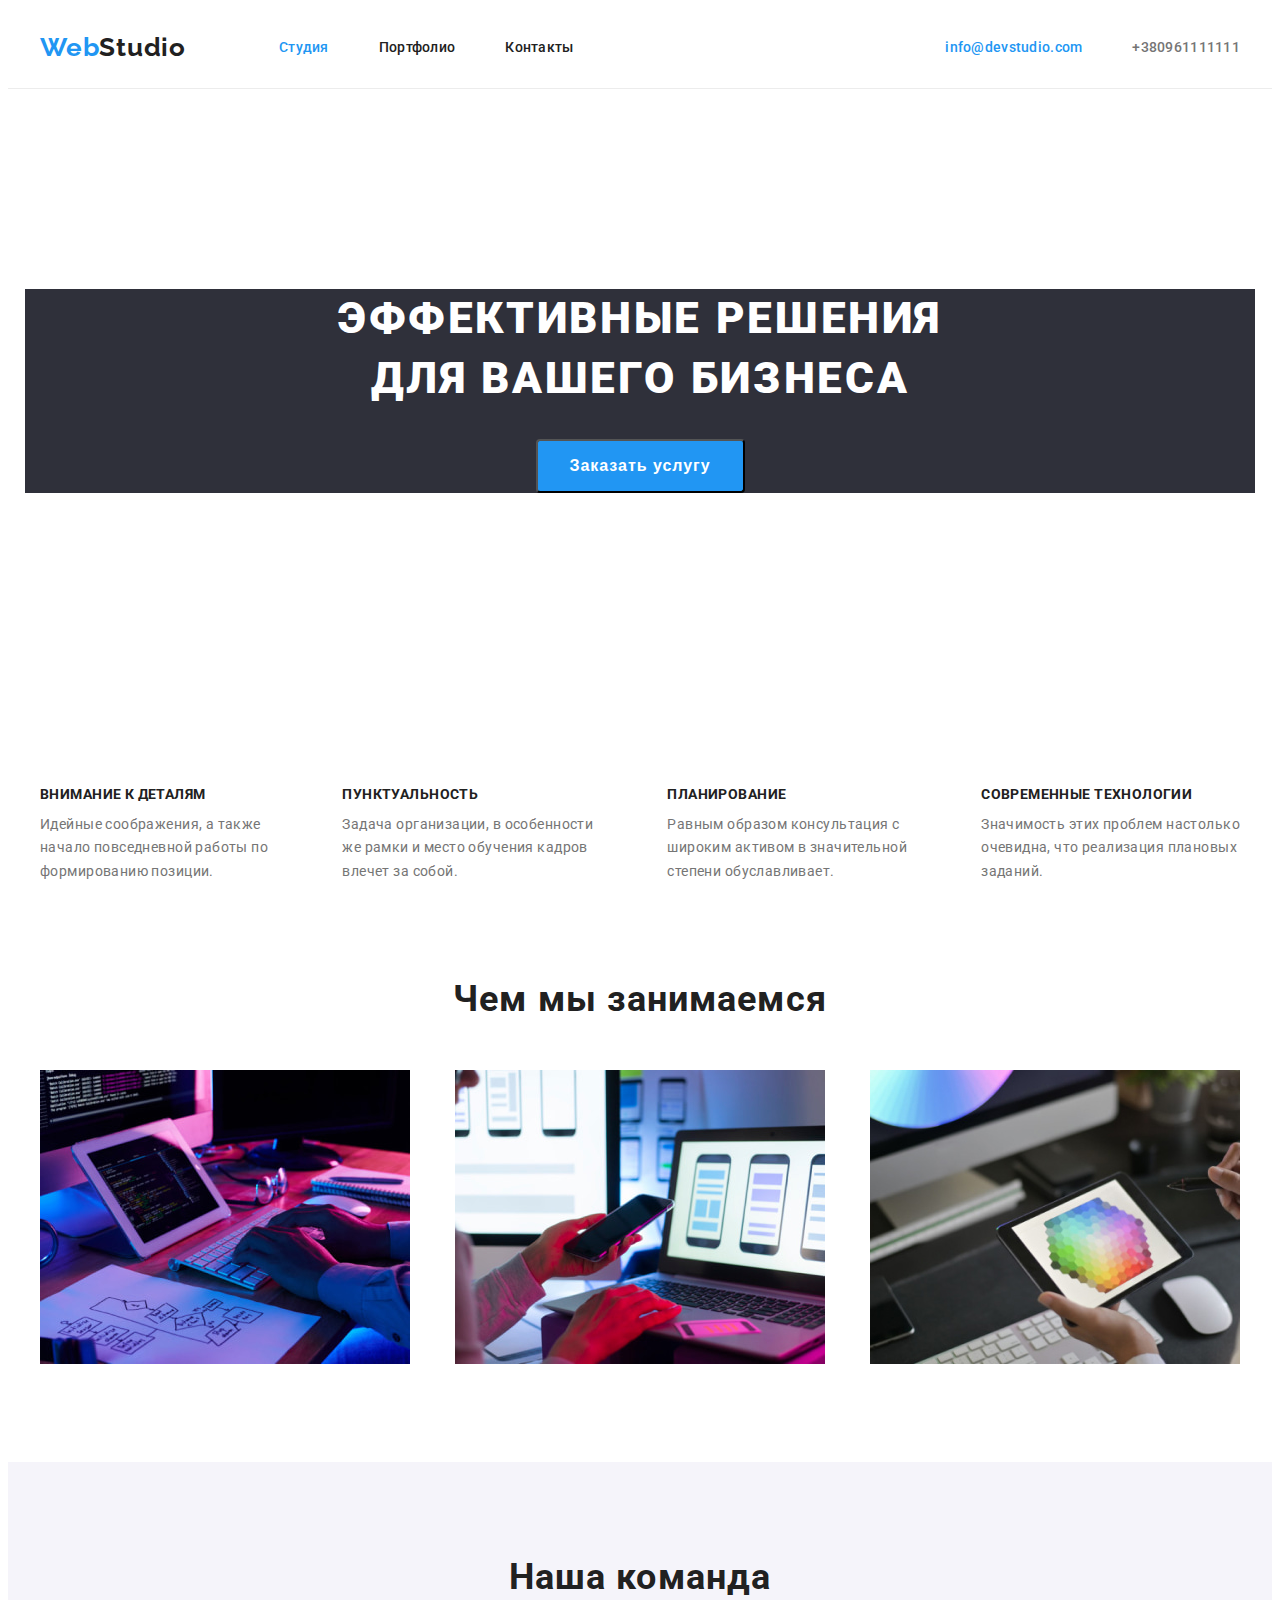
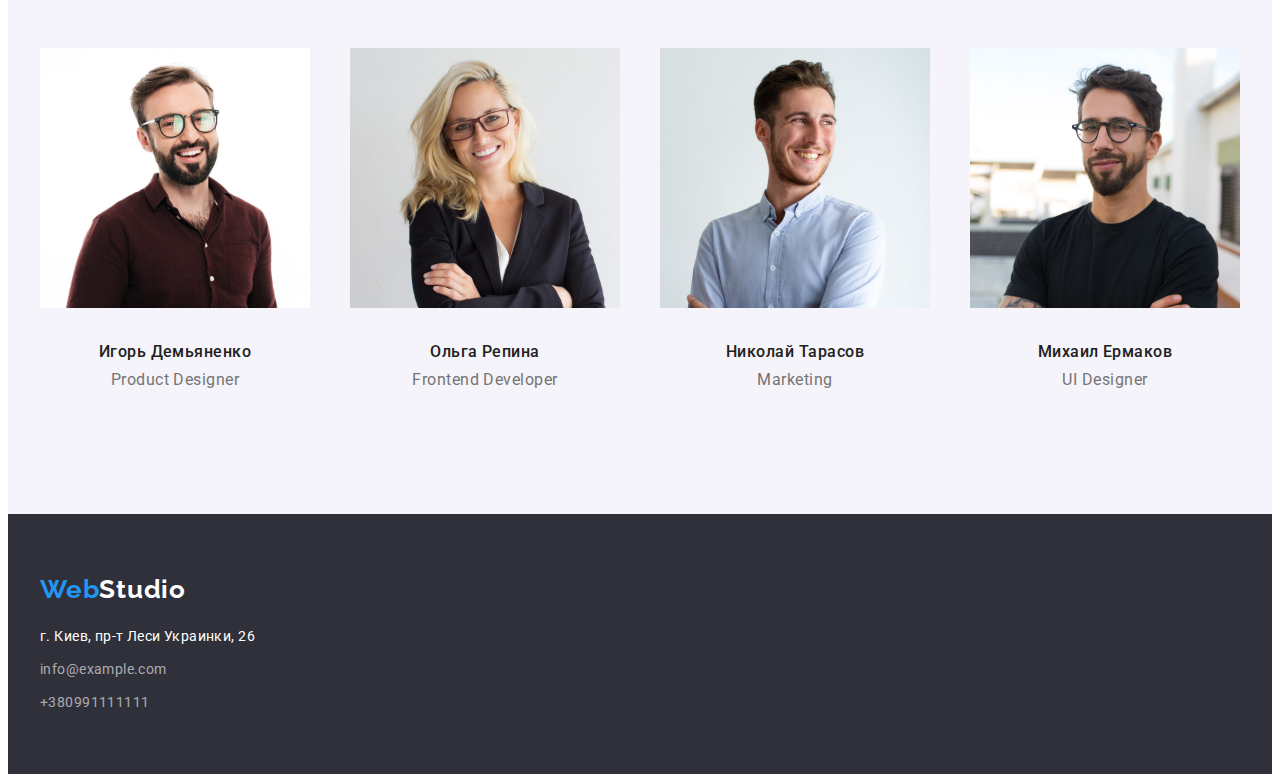
<file: index.html>
<!DOCTYPE html>
<html lang="ru">
<head>
    <meta charset="UTF-8">
    <meta http-equiv="X-UA-Compatible" content="IE=edge">
    <meta name="viewport" content="width=device-width, initial-scale=1.0">
    <title>markup-hw-03</title>
    <link rel="preconnect" href="https://fonts.googleapis.com">
    <link rel="preconnect" href="https://fonts.gstatic.com" crossorigin>
    <link href="https://fonts.googleapis.com/css2?family=Montserrat:wght@400;700&family=Raleway:wght@700&family=Roboto:wght@400;500;700;900&display=swap" rel="stylesheet">
    <link rel="stylesheet" href="https://cdnjs.cloudflare.com/ajax/libs/modern-normalize/1.1.0/modern-normalize.min.css"integrity="sha512-wpPYUAdjBVSE4KJnH1VR1HeZfpl1ub8YT/NKx4PuQ5NmX2tKuGu6U/JRp5y+Y8XG2tV+wKQpNHVUX03MfMFn9Q=="crossorigin="anonymous" referrerpolicy="no-referrer" />
    <link rel="stylesheet" href="./css/styles.css">
</head>
<body>
    <header class="page-header"> 
      
       <div  class="container main-nav">
            <nav class="navigat main-nav">
                <a href="/" lang="en" class="logo"> <span class="logo-span">Web</span>Studio</a>
                
                <ul class="site-nav list">
                    <li class="item"> <a href="" class="link"> <span class="studia">Студия</span> </a></li>
                    <li class="item"> <a href="./portfolio.html" class="link">Портфолио</a></li>
                    <li class="item"> <a href="" class="link">Контакты</a></li>
                </ul>
        
            </nav>

            <ul  class="kontact list">
                <li class="item"> <a href="mailto:info@devstudio.com" class="imail">info@devstudio.com</a></li>
                <li class="item"> <a href="tel:+380961111111" class="telefon">+380961111111</a></li>
            </ul>
        </div>
    </header>

    <main>
        <!--Герой-->
        
            <section class="hero">
                <div class="container thirdbg">
                    <h1 class="hero-title">Эффективные решения <br> для вашего бизнеса</h1>
                    <button class="button" type="button">Заказать услугу</button> 
                </div>
            </section>

        <section class="section">
            <div class="container">
                <h2 class="benefits-hidden">Наши приемущества</h2>
                <ul class="feature-list">
                    <li class="item">
                        <h3 class="feature">Внимание к деталям</h3>
                        <p class="section-title">
                            Идейные соображения, а также <br>
                            начало повседневной работы по <br>
                            формированию позиции.
                        </p>
                    </li>
                    <li class="item">
                        <h3 class="feature">Пунктуальность</h3>
                        <p class="section-title">
                        Задача организации, в особенности <br>
                        же рамки и место обучения кадров <br>
                        влечет за собой.
                        </p>
                    </li>
                    <li class="item">
                        <h3 class="feature">Планирование</h3>
                        <p class="section-title">
                        Равным образом консультация с <br>
                        широким активом в значительной <br>
                        степени обуславливает.
                        </p>
                    </li>
                    <li class="item">
                        <h3 class="feature">Современные технологии</h3>
                        <p class="section-title">
                        Значимость этих проблем настолько <br>
                        очевидна, что реализация плановых <br>
                        заданий.
                        </p>
                    </li>
                </ul>
            </div>
        </section>

        <section class="section lover-padding">
            <div class="container">
                <h2 class="team">Чем мы занимаемся</h2>
                <ul class="work">
                    <li class="work-foto">
                        <img src="./images/workplace-1.jpg" width="370" alt="рабочее место-1">
                    </li>
                    <li class="work-foto"> 
                        <img src="./images/workplace-2.jpg" width="370" alt="рабочее место-2">
                    </li>
                    <li class="work-foto">
                        <img src="./images/workplace-3.jpg" width="370" alt="рабочее место-3">
                    </li>
                </ul>
            </div>
        </section>

        <section class="section greybg">
            <div class="container ">
                <h2 class="team">Наша команда</h2>
                <ul class="team-work">
                    <li class="item">
                        <img src="./images/igor.jpg" width="270" alt="Игорь Демьяненко">
                        <div class="work-card">
                            <h3 class="team-card">Игорь Демьяненко</h3>
                            <p lang="en" class="speciality">Product Designer</p>
                        </div>
                    </li>
                    <li class="item">
                        <img src="./images/olga.jpg" width="270" alt="Ольга Репина">
                        <div class="work-card">
                            <h3 class="team-card">Ольга Репина</h3>
                            <p lang="en" class="speciality">Frontend Developer</p>
                        </div>
                       
                    </li>
                    <li class="item">
                        <img src="./images/nikolay.jpg" width="270" alt="Николай Тарасов">
                        <div class="work-card">
                            <h3 class="team-card">Николай Тарасов</h3>
                            <p lang="en" class="speciality">Marketing</p>
                        </div>
                       
                    </li>
                    <li class="item">
                        <img src="./images/mihailo.jpg" width="270" alt="Михаил Ермаков">
                        <div class="work-card">
                            <h3 class="team-card">Михаил Ермаков</h3>
                            <p lang="en" class="speciality">UI Designer</p>
                        </div>
                    </li>
                </ul>
            </div>
        </section>
    </main> 
    <footer class="futerbg">
        <div class="container">
            <a href="/" lang="en" class="logo lover"> <span class="logo-span">Web</span><span class="studio">Studio</span> </a>
            <address>
                <ul class="contact"> 
                    <li class="adresa">
                        <a href="https://bit.ly/3pXMvUd" target="_blank" rel="noopener noreferrer" class="adres">
                            г. Киев, пр-т Леси Украинки, 26
                        </a>
                    </li>
                    <li class="mail">
                        <a href="mailto:info@example.com" class="contact-list">info@example.com</a>
                    </li>
                    <li class="contact-list">
                        <a href="tel:+380991111111" class="contact-list">+380991111111</a>
                    </li>
                </ul>
            </address>
        </div>
    </footer>
</body>
</html>
</file>
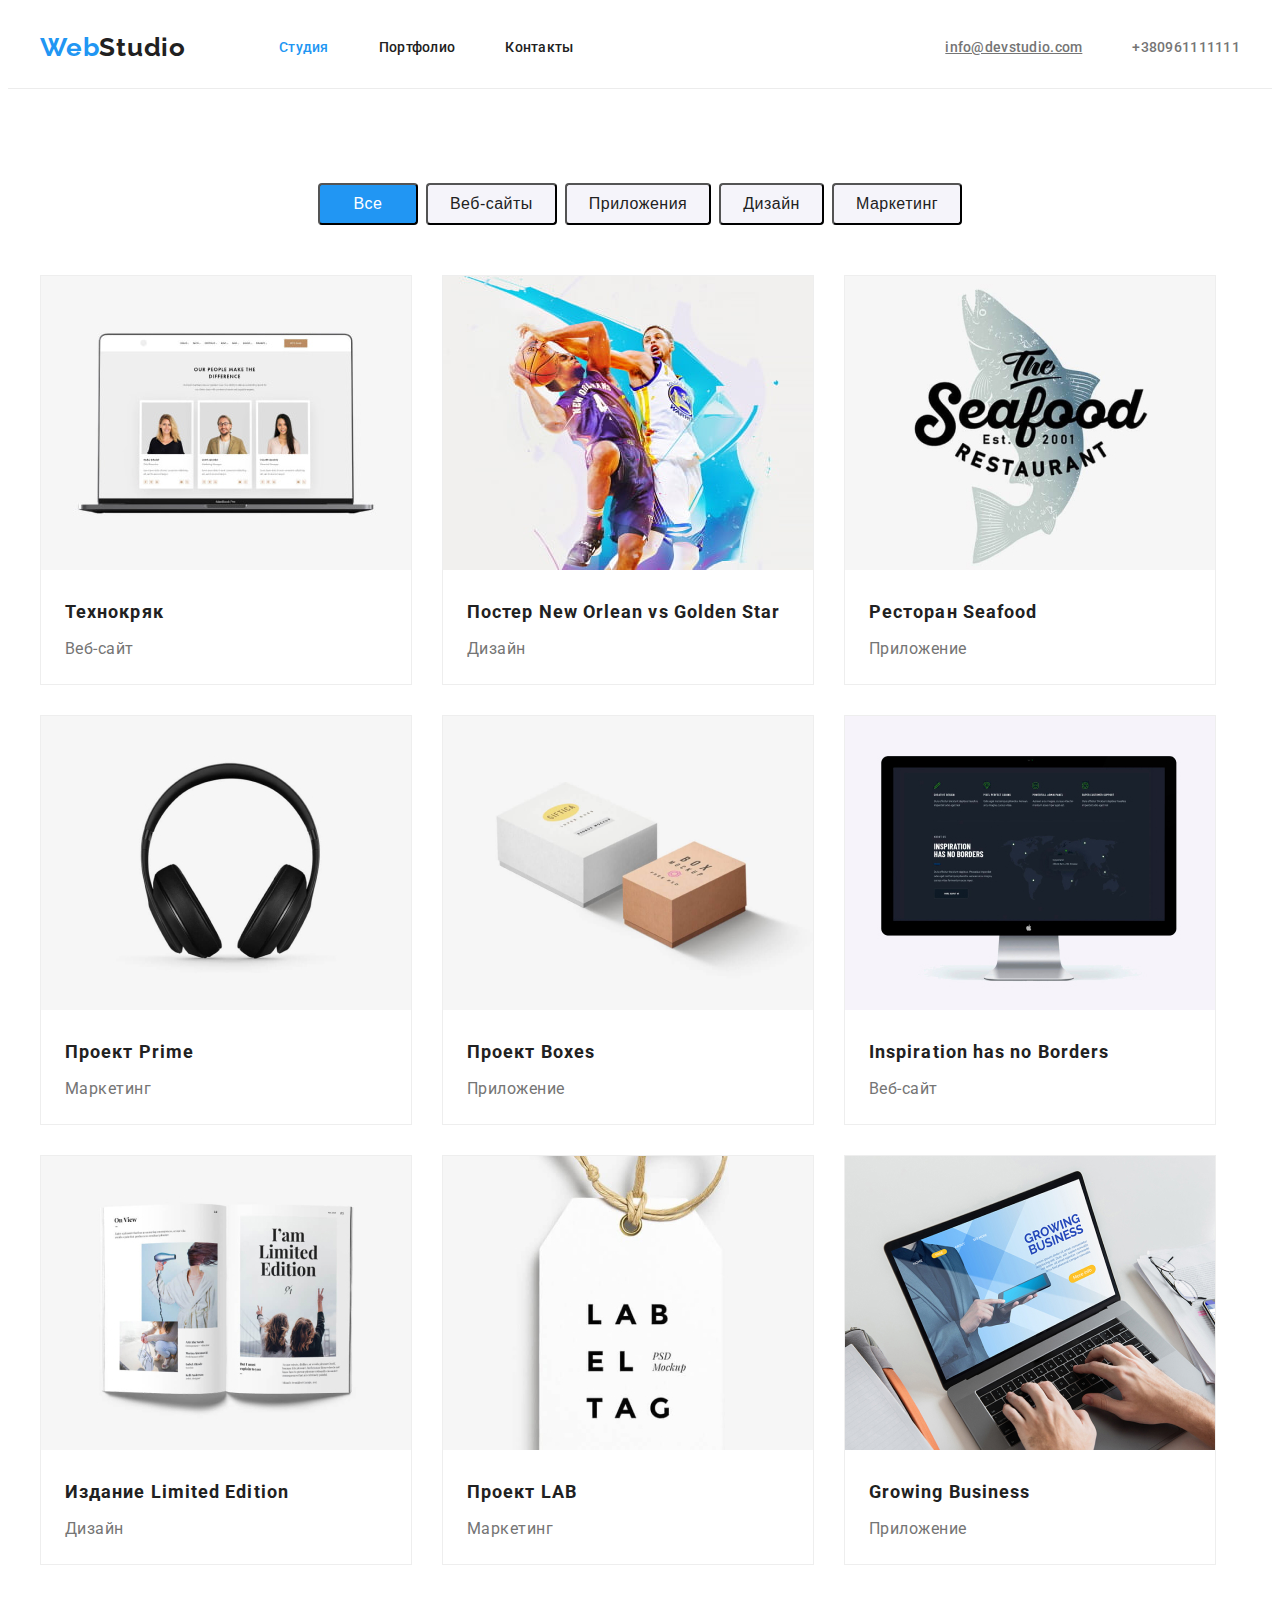
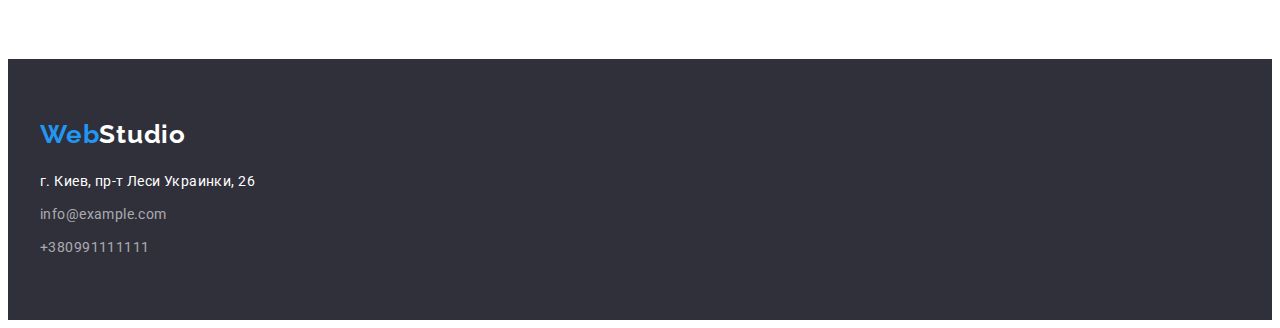
<file: portfolio.html>
<!DOCTYPE html>
<html lang="ru">
<head>
    <meta charset="UTF-8">
    <meta http-equiv="X-UA-Compatible" content="IE=edge">
    <meta name="viewport" content="width=device-width, initial-scale=1.0">
    <title>portfolio</title>
    <link rel="preconnect" href="https://fonts.googleapis.com">
    <link rel="preconnect" href="https://fonts.gstatic.com" crossorigin>
    <link href="https://fonts.googleapis.com/css2?family=Montserrat:wght@400;700&family=Raleway:wght@700&family=Roboto:wght@400;500;700;900&display=swap" rel="stylesheet">
    <link rel="stylesheet" href="https://cdnjs.cloudflare.com/ajax/libs/modern-normalize/1.1.0/modern-normalize.min.css"integrity="sha512-wpPYUAdjBVSE4KJnH1VR1HeZfpl1ub8YT/NKx4PuQ5NmX2tKuGu6U/JRp5y+Y8XG2tV+wKQpNHVUX03MfMFn9Q=="crossorigin="anonymous" referrerpolicy="no-referrer" />
    <link rel="stylesheet" href="./css/styles.css">
</head>
<body>
    <header class="page-header">
    
        <div class="container main-nav">
            <nav class="navigat main-nav">
                <a href="/" lang="en" class="logo"> <span class="logo-span">Web</span>Studio</a>
    
                <ul class="site-nav list">
                    <li class="item"> <a href="" class="link"> <span class="studia">Студия</span> </a></li>
                    <li class="item"> <a href="./portfolio.html" class="link">Портфолио</a></li>
                    <li class="item"> <a href="" class="link">Контакты</a></li>
                </ul>
    
            </nav>
    
            <ul class="kontact list">
                <li class="item"> <a href="mailto:info@devstudio.com" class="meil">info@devstudio.com</a></li>
                <li class="item"> <a href="tel:+380961111111" class="telefon">+380961111111</a></li>
            </ul>
        </div>
    </header>
    <main>
        <section class="section">
            <div class="container">
                <h1 class="benefits-hidden">Наши работы</h1>
                <ul class="buttons">
                    <li class="item">
                        <button class="button primary newpad" type="button">Все</button> 
                    </li>
                    <li class="item">
                        <button class="button secondary newpad" type="button">Веб-сайты</button>
                    </li>
                    <li class="item">
                        <button class="button secondary newpad" type="button">Приложения</button>
                    </li>
                    <li class="item">
                        <button class="button secondary newpad" type="button">Дизайн</button>
                    </li>
                    <li class="item">
                        <button class="button secondary newpad" type="button">Маркетинг</button>
                    </li>
                </ul>

                <ul class="works">
                        <li class="element">
                            <a href="">
                            <img src="./images/tehnokryak.jpg" width="370" height="294" alt="технокряк">
                            <div class="item">
                                <h2 class="works-title">Технокряк</h2>
                                <p class="works-text" >Веб-сайт</p>
                            </div>
                            </a>
                        </li>
                        <li class="element">
                            <a href="">
                            <img src="./images/golden-star.jpg" width="370" height="294" alt="постер">
                            <div class="item">
                                <h2 class="works-title" lang="en">Постер New Orlean vs Golden Star</h2>
                                <p class="works-text" >Дизайн</p>
                            </div>
                            </a>
                        </li>
                        <li class="element">
                            <a href="">
                            <img src="./images/seafood.jpg" width="370" height="294" alt="ресторан">
                            <div class="item">
                                <h2 class="works-title" lang="en">Ресторан Seafood</h2>    
                                <p class="works-text" >Приложение</p>  
                            </div>
                            </a>
                        </li>
                        <li class="element">
                            <a href="">
                            <img src="./images/proekt-prime.jpg" width="370" height="294" alt="проект">
                            <div class="item">
                                <h2 class="works-title" lang="en">Проект Prime</h2>
                                <p class="works-text" >Маркетинг</p>
                            </div>
                            </a>
                        </li>
                        <li class="element">
                            <a href="">
                            <img src="./images/boxes.png" width="370" height="294" alt="коробка">
                            <div class="item">
                                <h2 class="works-title" lang="en">Проект Boxes</h2>
                                <p class="works-text">Приложение</p>
                            </div>
                            </a>
                        </li>
                        <li class="element">
                            <a href="">
                            <img src="./images/inspiration.jpg" width="370" height="294" alt="бордер">
                            <div class="item">
                                <h2 class="works-title" lang="en">Inspiration has no Borders</h2>
                                <p class="works-text" >Веб-сайт</p>
                            </div>
                            </a>
                        </li>
                        <li class="element">
                            <a href="">
                            <img src="./images/limited-idition.jpg" width="370" height="294" alt="издание">
                            <div class="item">
                                <h2 class="works-title" lang="en">Издание Limited Edition</h2>
                                <p class="works-text" >Дизайн</p>
                            </div>
                            </a>
                        </li>
                        <li class="element">
                            <a href="">
                            <img src="./images/lab-poekt.jpg" width="370" height="294" alt="лаб">
                            <div class="item">
                                <h2 class="works-title" lang="en">Проект LAB</h2>
                                <p class="works-text">Маркетинг</p>

                            </a>
                        </li>
                        <li class="element">
                            <a href="">
                            <img src="./images/growing.jpg" width="370" height="294" alt="гровинг">
                            <div class="item">
                                <h2 class="works-title" lang="en">Growing Business</h2>
                                <p class="works-text" >Приложение</p>
                            </div>
                            </a>
                        </li>
                </ul>
            </div>


        </section>

    </main>
   
    <footer class="futerbg">
        <div class="container">
            <a href="/" lang="en" class="logo lover"> <span class="logo-span">Web</span><span class="studio">Studio</span>
            </a>
            <address>
                <ul class="contact">
                    <li class="adresa">
                        <a href="https://bit.ly/3pXMvUd" target="_blank" rel="noopener noreferrer" class="adres">
                            г. Киев, пр-т Леси Украинки, 26
                        </a>
                    </li>
                    <li class="mail">
                        <a href="mailto:info@example.com" class="contact-list">info@example.com</a>
                    </li>
                    <li class="contact-list">
                        <a href="tel:+380991111111" class="contact-list">+380991111111</a>
                    </li>
                </ul>
            </address>
        </div>
    </footer>
    

</body>
</html>
</file>
<file: css/styles.css>
:root {
--primary-text-color: #212121;
--title-text-color: #757575;
--accent-color: #2196f3;
--secondary-text-color: #FFFFFF;
--primery-bg-color:#FFFFFF;
--secondary-bg-color:#F5F4FA;
--contacts-color: rgba(255, 255, 255, 0.6);
--third-bg-color:#2f303a;
--secondary-bg-color-button:#F5F4FA;
}


body { 
  color: var(--primary-text-color);
  background-color: var(--primery-bg-color);
  font-family: Roboto, sans-serif;
  
}

h1,
h2,
h3,
ul,
li,
a,
p {
  margin: 0px;
  padding: 0px;
}

.container {
  margin: 0 auto;
  width: 1200px;
  padding-left: 15px;
  padding-right: 15px;
}

/* logo */

.main-nav{
  display: flex;
  align-items: center;
  justify-content: flex-start; 
}

.page-header{
border-bottom: 1px solid #ECECEC
}

.logo {
margin-right: 93px;;
font-family: Raleway;
text-decoration: none;
color: var(--primary-text-color);
font-weight: 700;
font-size: 26px;
line-height: 1.2;
letter-spacing: 0.03em;
}
.logo-span {
  color: var(--accent-color);
}
.logo:hover,
.logo:focus {
  
}

/* site-naw */
.list {
  list-style: none;
  font-weight: 500;
  font-size: 14px;
  line-height: 1.14;
  letter-spacing: 0.02em;
}

.site-nav .link {
  display: block;
  padding-top: 32px;
  padding-bottom: 32px;
  text-decoration: none;
  color: var(--primary-text-color);
}

.studia {
  color: var(--accent-color);
}
.site-nav .link:hover,
.site-nav .link:focus {
}
.imail{
  text-decoration: none;
  color: var(--accent-color);
}
.imail:hover,
.imail:focus{
color:  var(--primary-text-color);
}

.meil{
  color: var(--title-text-color);
}
.meil:hover,
.meil:focus{
  color: var(--accent-color);
}

.telefon{
  text-decoration: none;
  color:var(--title-text-color);
}
.telefon:hover,
.telefon:focus{
color:  var(--accent-color);
}
.site-nav{
  margin: 0px;
  padding: 0px;
  display: flex;
  justify-content: center;
}

.site-nav .item +.item{
margin-left: 50px;
}
.site-nav .item{
  justify-content: center;
}

.kontact{
  display: flex;
  margin-left: auto;
}

.kontact .item +.item{
margin-left: 50px;
}


/* Hero */
.hero {
  padding-top: 200px;
  padding-bottom: 200px;
  color: var(--secondary-text-color); 
  text-align: center;
}

.thirdbg{
  background-color: var(--third-bg-color);
}

.hero-title{
  margin-top: 0px;
  margin-bottom: 30px;
  font-weight: 900;
  font-size: 44px;
  line-height: 1.36;
  letter-spacing: 0.06em;
  text-transform: uppercase;
}


/* button */
.button{
  display: inline-block;
  border-radius:4px;
  padding: 10px 32px;
  min-width: 100px;
  color: var(--secondary-text-color);
  background-color: var(--accent-color);
  cursor: pointer;
  font-weight: 700;
  font-size: 16px;
  line-height: 1.88;
  align-items: center;
  text-align: center;
  letter-spacing: 0.06em;
}

.button.primary{
  display: inline-block;
  border-radius:4px;
  color: var(--secondary-text-color); 
  background-color: var(--accent-color);
  font-weight: 500;
  font-size: 16px;
  line-height: 1.63;
  text-align: center;
  align-items: center;
  letter-spacing: 0.03em;
  cursor: pointer;
}

.button.secondary {
  display: inline-block;
  border-radius:4px;
  color: var(--primary-text-color);
  background-color: var(--secondary-bg-color-button);
  font-weight: 500;
  font-size: 16px;
  line-height: 1.63;
  text-align: center;
  align-items: center;
  letter-spacing: 0.03em;
  cursor: pointer;
}


/* section */

/* скрытый h2 */

.benefits-hidden{
  display: none;
}

.feature-list{
  display: flex;
  justify-content: space-between;
  margin: 0px;
  padding: 0px;
}
.feature-list .item +.item{
  margin-left: 30px;
}

.section{
  padding-top: 94px;
  padding-bottom: 94px;
}
.section.no-padding{
  padding-top: 0px;
  padding-bottom: 0px;
}

.lover-padding{
  padding-top: 0px;
  padding-bottom: 94px ;
}



.feature{
  margin-top: 0px;
  margin-bottom: 10px;
  font-weight: 700;
  font-size: 14px;
  line-height: 1.14;
  letter-spacing: 0.03em;
  text-transform: uppercase;
}

.section-title {
  /* margin-top: 0px;
  margin-bottom:30px; */
  color: var(--title-text-color);
  font-weight: 400;
  font-size: 14px;
  line-height: 1.7;
  letter-spacing: 0.03em;
}

.work,
.team-work,
.feature-list,
.buttons,
.works {
  list-style: none;
}


.work{
  display: flex;
  padding: 0px;
  justify-content: space-between
}

.work-foto + .work-foto{
  margin-left: 30px;
}

/* наша команда */

.greybg {
  background-color: var(--secondary-bg-color);
}

.team {
  margin-top: 0px;
  margin-bottom: 50px;
  font-weight: 700;
  font-size: 36px;
  line-height: 1, 16;
  letter-spacing: 0.03em;
  text-align: center;
}

.team-work{
  list-style: none;
  display: flex;
  padding: 0px;
  justify-content: space-between;
}

.team-work .item + .item{
  margin-left: 30px;
}

.team-card{
  margin-top: 0px;
  margin-bottom:10px;
  font-weight: 500;
  font-size: 16px;
  line-height: 1,18;
  letter-spacing: 0.03em;
  text-align: center;
}
.speciality{
  color: var(--title-text-color);
  font-weight: 400;
  font-size: 16px;
  line-height: 1.18;
  letter-spacing: 0.03em;
  text-align: center;
}

.work-card{
  padding-top: 30px;
  padding-bottom: 30px;
}

/* footer */

.futerbg{
  background-color: var(--third-bg-color);
  padding-top: 60px;
  padding-bottom: 60px;
}

.contact{
list-style: none;
display: flex;
flex-direction: column;
padding: 0px;

}

.adres{
  text-decoration: none;
  color: var(--secondary-text-color);
  font-style: normal;
  font-weight: 400;
  font-size: 14px;
  line-height: 1.7;
  letter-spacing: 0.03em;
}
.adres:hover,
.adres:focus{
  
}

.contact-list{
text-decoration: none;  
color: var(--contacts-color);
font-style: normal;
font-weight: 400;
font-size: 14px;
line-height: 1.7;
letter-spacing: 0.03em;
}
.contact-list:hover,
.contact-list:focus{
 color:  var(--accent-color);
}
.studio {
  color: var(--secondary-text-color);
}
.mail,
.adresa{
  margin-bottom: 9px;
}
.adresa{
  margin-top: 20px;
}

/* portfolio */

.works a {
  list-style: none;
  text-decoration: none;
  
}

.works{
 padding: 0px;
 display: flex;
 flex-wrap: wrap;
}

.element{
  width: 370px;
  margin-right: 30px;
  margin-bottom: 30px;
}

.element:nth-child(3n){
 margin-right: 0px;
}
.element:nth-last-child(-n+3){
  margin-bottom: 0px;
}

.works-title {
  margin-bottom: 4px;
  font-weight: 700;
  font-size: 18px;
  line-height: 2;
  letter-spacing: 0.06em;
  color: var(--primary-text-color)
}

.works-text {
  color: var(--title-text-color);
  font-size: 16px;
  line-height: 1.88;
  letter-spacing: 0.03em;
}

.buttons{
  padding: 0px;
  margin-top: 0px;
  margin-bottom: 50px;
  display: flex;
  align-items: center;
  justify-content: center;
  
}

.buttons .item+.item {
  margin-left: 8px;
}
.newpad{
padding: 6px 22px;
}
.element{
  border: 1px solid #EEEEEE;
}

.works .item{
  padding: 20px 24px;
}
</file>
